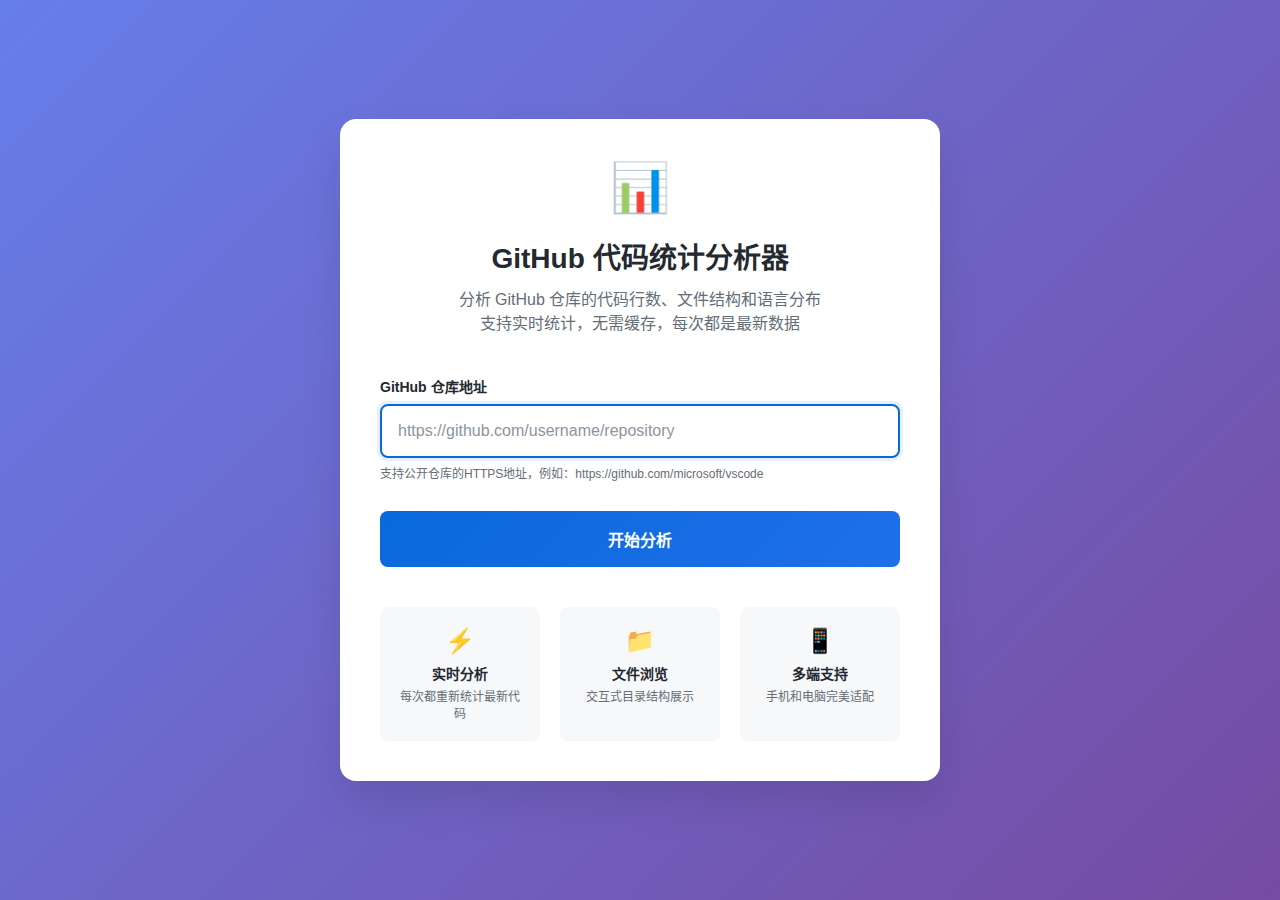
<file: github-stats-server/index.html>
<!DOCTYPE html>
<html lang="zh-CN">
<head>
    <meta charset="UTF-8">
    <meta name="viewport" content="width=device-width, initial-scale=1.0">
    <title>GitHub 代码统计分析器</title>
    <style>
        * {
            margin: 0;
            padding: 0;
            box-sizing: border-box;
        }

        body {
            font-family: -apple-system, BlinkMacSystemFont, 'Segoe UI', 'Helvetica Neue', Arial, sans-serif;
            background: linear-gradient(135deg, #667eea 0%, #764ba2 100%);
            min-height: 100vh;
            display: flex;
            align-items: center;
            justify-content: center;
            padding: 20px;
        }

        .container {
            background: white;
            border-radius: 16px;
            box-shadow: 0 20px 40px rgba(0, 0, 0, 0.1);
            padding: 40px;
            width: 100%;
            max-width: 600px;
            text-align: center;
        }

        .logo {
            font-size: 48px;
            margin-bottom: 20px;
        }

        .title {
            font-size: 28px;
            font-weight: 700;
            color: #24292f;
            margin-bottom: 12px;
        }

        .subtitle {
            font-size: 16px;
            color: #656d76;
            margin-bottom: 40px;
            line-height: 1.5;
        }

        .input-group {
            margin-bottom: 30px;
            text-align: left;
        }

        .input-label {
            display: block;
            font-size: 14px;
            font-weight: 600;
            color: #24292f;
            margin-bottom: 8px;
        }

        .input-field {
            width: 100%;
            padding: 16px;
            border: 2px solid #d1d9e0;
            border-radius: 8px;
            font-size: 16px;
            transition: all 0.3s ease;
            outline: none;
        }

        .input-field:focus {
            border-color: #0969da;
            box-shadow: 0 0 0 3px rgba(9, 105, 218, 0.1);
        }

        .input-field::placeholder {
            color: #8c959f;
        }

        .input-hint {
            font-size: 12px;
            color: #656d76;
            margin-top: 6px;
        }

        .analyze-btn {
            width: 100%;
            padding: 16px;
            background: linear-gradient(135deg, #0969da 0%, #1f6feb 100%);
            color: white;
            border: none;
            border-radius: 8px;
            font-size: 16px;
            font-weight: 600;
            cursor: pointer;
            transition: all 0.3s ease;
            position: relative;
            overflow: hidden;
        }

        .analyze-btn:hover:not(:disabled) {
            transform: translateY(-2px);
            box-shadow: 0 8px 20px rgba(9, 105, 218, 0.3);
        }

        .analyze-btn:disabled {
            opacity: 0.6;
            cursor: not-allowed;
            transform: none;
        }

        .btn-text {
            transition: opacity 0.3s ease;
        }

        .loading-spinner {
            position: absolute;
            top: 50%;
            left: 50%;
            transform: translate(-50%, -50%);
            opacity: 0;
            transition: opacity 0.3s ease;
        }

        .loading .btn-text {
            opacity: 0;
        }

        .loading .loading-spinner {
            opacity: 1;
        }

        .spinner {
            width: 20px;
            height: 20px;
            border: 2px solid rgba(255, 255, 255, 0.3);
            border-top: 2px solid white;
            border-radius: 50%;
            animation: spin 1s linear infinite;
        }

        @keyframes spin {
            0% { transform: rotate(0deg); }
            100% { transform: rotate(360deg); }
        }

        .features {
            margin-top: 40px;
            display: grid;
            grid-template-columns: repeat(auto-fit, minmax(150px, 1fr));
            gap: 20px;
            text-align: center;
        }

        .feature {
            padding: 20px;
            background: #f6f8fa;
            border-radius: 8px;
        }

        .feature-icon {
            font-size: 24px;
            margin-bottom: 8px;
        }

        .feature-title {
            font-size: 14px;
            font-weight: 600;
            color: #24292f;
            margin-bottom: 4px;
        }

        .feature-desc {
            font-size: 12px;
            color: #656d76;
        }

        .error-message {
            background: #fff5f5;
            border: 1px solid #fed7d7;
            color: #c53030;
            padding: 12px;
            border-radius: 8px;
            margin-top: 16px;
            font-size: 14px;
            display: none;
        }

        .success-message {
            background: #f0fff4;
            border: 1px solid #9ae6b4;
            color: #2f855a;
            padding: 12px;
            border-radius: 8px;
            margin-top: 16px;
            font-size: 14px;
            display: none;
        }

        /* 手机端适配 */
        @media (max-width: 768px) {
            .container {
                padding: 30px 20px;
                margin: 10px;
            }

            .title {
                font-size: 24px;
            }

            .logo {
                font-size: 36px;
            }

            .features {
                grid-template-columns: 1fr;
                gap: 15px;
            }

            .feature {
                padding: 15px;
            }
        }

        @media (max-width: 480px) {
            .container {
                padding: 20px 15px;
            }

            .title {
                font-size: 20px;
            }

            .subtitle {
                font-size: 14px;
            }

            .input-field {
                padding: 14px;
                font-size: 16px; /* 防止iOS缩放 */
            }

            .analyze-btn {
                padding: 14px;
                font-size: 16px;
            }
        }
    </style>
</head>
<body>
    <div class="container">
        <div class="logo">📊</div>
        <h1 class="title">GitHub 代码统计分析器</h1>
        <p class="subtitle">
            分析 GitHub 仓库的代码行数、文件结构和语言分布<br>
            支持实时统计，无需缓存，每次都是最新数据
        </p>

        <form id="analyzeForm">
            <div class="input-group">
                <label class="input-label" for="repoUrl">GitHub 仓库地址</label>
                <input 
                    type="url" 
                    id="repoUrl" 
                    class="input-field" 
                    placeholder="https://github.com/username/repository"
                    required
                >
                <div class="input-hint">
                    支持公开仓库的HTTPS地址，例如：https://github.com/microsoft/vscode
                </div>
            </div>

            <button type="submit" class="analyze-btn" id="analyzeBtn">
                <span class="btn-text">开始分析</span>
                <div class="loading-spinner">
                    <div class="spinner"></div>
                </div>
            </button>
        </form>

        <div id="errorMessage" class="error-message"></div>
        <div id="successMessage" class="success-message"></div>

        <div class="features">
            <div class="feature">
                <div class="feature-icon">⚡</div>
                <div class="feature-title">实时分析</div>
                <div class="feature-desc">每次都重新统计最新代码</div>
            </div>
            <div class="feature">
                <div class="feature-icon">📁</div>
                <div class="feature-title">文件浏览</div>
                <div class="feature-desc">交互式目录结构展示</div>
            </div>
            <div class="feature">
                <div class="feature-icon">📱</div>
                <div class="feature-title">多端支持</div>
                <div class="feature-desc">手机和电脑完美适配</div>
            </div>
        </div>
    </div>

    <script>
        document.addEventListener('DOMContentLoaded', function() {
            const form = document.getElementById('analyzeForm');
            const repoUrlInput = document.getElementById('repoUrl');
            const analyzeBtn = document.getElementById('analyzeBtn');
            const errorMessage = document.getElementById('errorMessage');
            const successMessage = document.getElementById('successMessage');

            // 清除消息
            function clearMessages() {
                errorMessage.style.display = 'none';
                successMessage.style.display = 'none';
            }

            // 显示错误消息
            function showError(message) {
                clearMessages();
                errorMessage.textContent = message;
                errorMessage.style.display = 'block';
                errorMessage.scrollIntoView({ behavior: 'smooth', block: 'center' });
            }

            // 显示成功消息
            function showSuccess(message) {
                clearMessages();
                successMessage.textContent = message;
                successMessage.style.display = 'block';
            }

            // 设置加载状态
            function setLoading(loading) {
                if (loading) {
                    analyzeBtn.disabled = true;
                    analyzeBtn.classList.add('loading');
                    analyzeBtn.querySelector('.btn-text').textContent = '正在分析...';
                } else {
                    analyzeBtn.disabled = false;
                    analyzeBtn.classList.remove('loading');
                    analyzeBtn.querySelector('.btn-text').textContent = '开始分析';
                }
            }

            // 解析GitHub URL
            function parseGitHubUrl(url) {
                try {
                    const urlObj = new URL(url);
                    if (urlObj.hostname !== 'github.com') {
                        throw new Error('请输入有效的GitHub仓库地址');
                    }

                    const pathParts = urlObj.pathname.split('/').filter(part => part);
                    if (pathParts.length < 2) {
                        throw new Error('URL格式不正确，应为：https://github.com/用户名/仓库名');
                    }

                    const owner = pathParts[0];
                    const repo = pathParts[1];

                    // 移除可能的.git后缀
                    const cleanRepo = repo.replace(/\.git$/, '');

                    return {
                        owner,
                        repo: cleanRepo,
                        repoUrl: `https://github.com/${owner}/${cleanRepo}.git`
                    };
                } catch (error) {
                    throw new Error('请输入有效的GitHub仓库地址');
                }
            }

            // 提交表单处理
            form.addEventListener('submit', async function(e) {
                e.preventDefault();
                
                const url = repoUrlInput.value.trim();
                if (!url) {
                    showError('请输入GitHub仓库地址');
                    repoUrlInput.focus();
                    return;
                }

                try {
                    clearMessages();
                    setLoading(true);

                    // 解析URL
                    const { owner, repo, repoUrl } = parseGitHubUrl(url);

                    // 发送分析请求
                    const response = await fetch('/api/stats', {
                        method: 'POST',
                        headers: {
                            'Content-Type': 'application/json',
                        },
                        body: JSON.stringify({
                            repoUrl,
                            owner,
                            repo
                        })
                    });

                    if (!response.ok) {
                        const errorData = await response.json();
                        throw new Error(errorData.error || `请求失败 (${response.status})`);
                    }

                    const result = await response.json();
                    
                    // 显示成功消息
                    showSuccess(`分析完成！总共 ${result.totalLines.toLocaleString()} 行代码，${result.totalFiles} 个文件`);
                    
                    // 延迟跳转到详情页面
                    setTimeout(() => {
                        window.location.href = `/stats?owner=${encodeURIComponent(owner)}&repo=${encodeURIComponent(repo)}&repo_url=${encodeURIComponent(repoUrl)}`;
                    }, 1500);

                } catch (error) {
                    console.error('分析失败:', error);
                    showError(error.message || '分析失败，请稍后重试');
                } finally {
                    setLoading(false);
                }
            });

            // 输入框变化时清除错误消息
            repoUrlInput.addEventListener('input', clearMessages);

            // 自动聚焦到输入框（仅在桌面端）
            if (window.innerWidth > 768) {
                repoUrlInput.focus();
            }
        });
    </script>
</body>
</html>
</file>
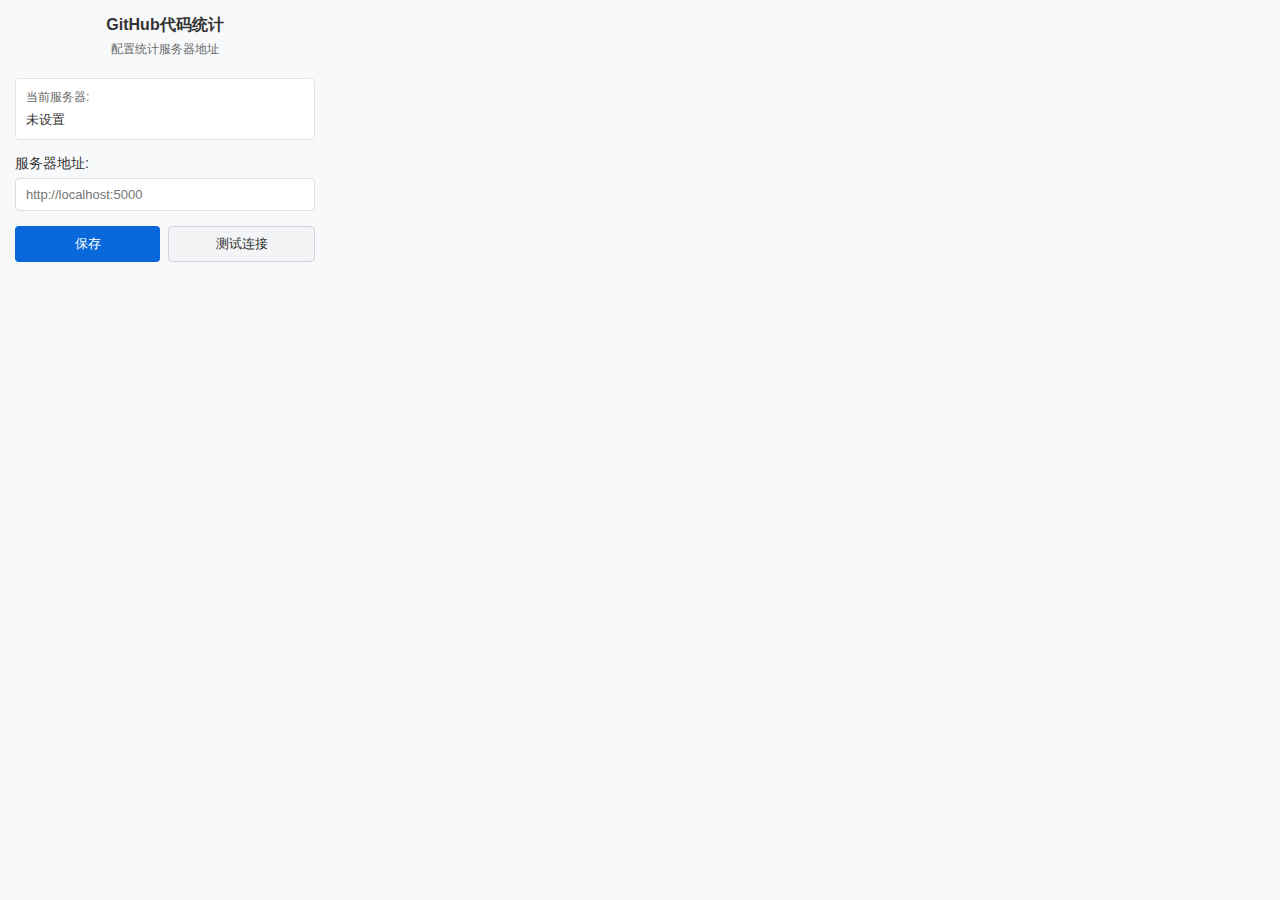
<file: github-stats-extension/popup.html>
<!DOCTYPE html>
<html>
<head>
  <meta charset="utf-8">
  <style>
    body {
      width: 300px;
      padding: 15px;
      font-family: 'Segoe UI', Tahoma, Geneva, Verdana, sans-serif;
      margin: 0;
      background: #f8f9fa;
    }
    .header {
      text-align: center;
      margin-bottom: 20px;
    }
    .title {
      font-size: 16px;
      font-weight: bold;
      color: #333;
      margin-bottom: 5px;
    }
    .subtitle {
      font-size: 12px;
      color: #666;
    }
    .form-group {
      margin-bottom: 15px;
    }
    label {
      display: block;
      margin-bottom: 5px;
      font-weight: 500;
      color: #333;
      font-size: 14px;
    }
    input[type="url"] {
      width: 100%;
      padding: 8px 10px;
      border: 1px solid #ddd;
      border-radius: 4px;
      font-size: 13px;
      box-sizing: border-box;
    }
    input[type="url"]:focus {
      outline: none;
      border-color: #0969da;
      box-shadow: 0 0 0 2px rgba(9, 105, 218, 0.1);
    }
    .button-group {
      display: flex;
      gap: 8px;
    }
    button {
      flex: 1;
      padding: 8px 12px;
      border: none;
      border-radius: 4px;
      font-size: 13px;
      cursor: pointer;
      font-weight: 500;
    }
    .btn-primary {
      background: #0969da;
      color: white;
    }
    .btn-primary:hover {
      background: #0860ca;
    }
    .btn-secondary {
      background: #f3f4f6;
      color: #333;
      border: 1px solid #d1d5db;
    }
    .btn-secondary:hover {
      background: #e5e7eb;
    }
    .status {
      margin-top: 10px;
      padding: 8px;
      border-radius: 4px;
      font-size: 12px;
      text-align: center;
    }
    .status.success {
      background: #d1f2d8;
      color: #0c5e2c;
    }
    .status.error {
      background: #f8d7da;
      color: #721c24;
    }
    .current-server {
      background: #fff;
      border: 1px solid #e1e4e8;
      border-radius: 4px;
      padding: 10px;
      margin-bottom: 15px;
    }
    .current-server .label {
      font-size: 12px;
      color: #666;
      margin-bottom: 5px;
    }
    .current-server .value {
      font-size: 13px;
      color: #333;
      word-break: break-all;
    }
  </style>
</head>
<body>
  <div class="header">
    <div class="title">GitHub代码统计</div>
    <div class="subtitle">配置统计服务器地址</div>
  </div>

  <div class="current-server">
    <div class="label">当前服务器:</div>
    <div class="value" id="currentServer">未设置</div>
  </div>

  <div class="form-group">
    <label for="serverUrl">服务器地址:</label>
    <input type="url" id="serverUrl" placeholder="http://localhost:5000" />
  </div>

  <div class="button-group">
    <button id="saveBtn" class="btn-primary">保存</button>
    <button id="testBtn" class="btn-secondary">测试连接</button>
  </div>

  <div id="status" class="status" style="display: none;"></div>

  <script src="popup.js"></script>
</body>
</html>
</file>
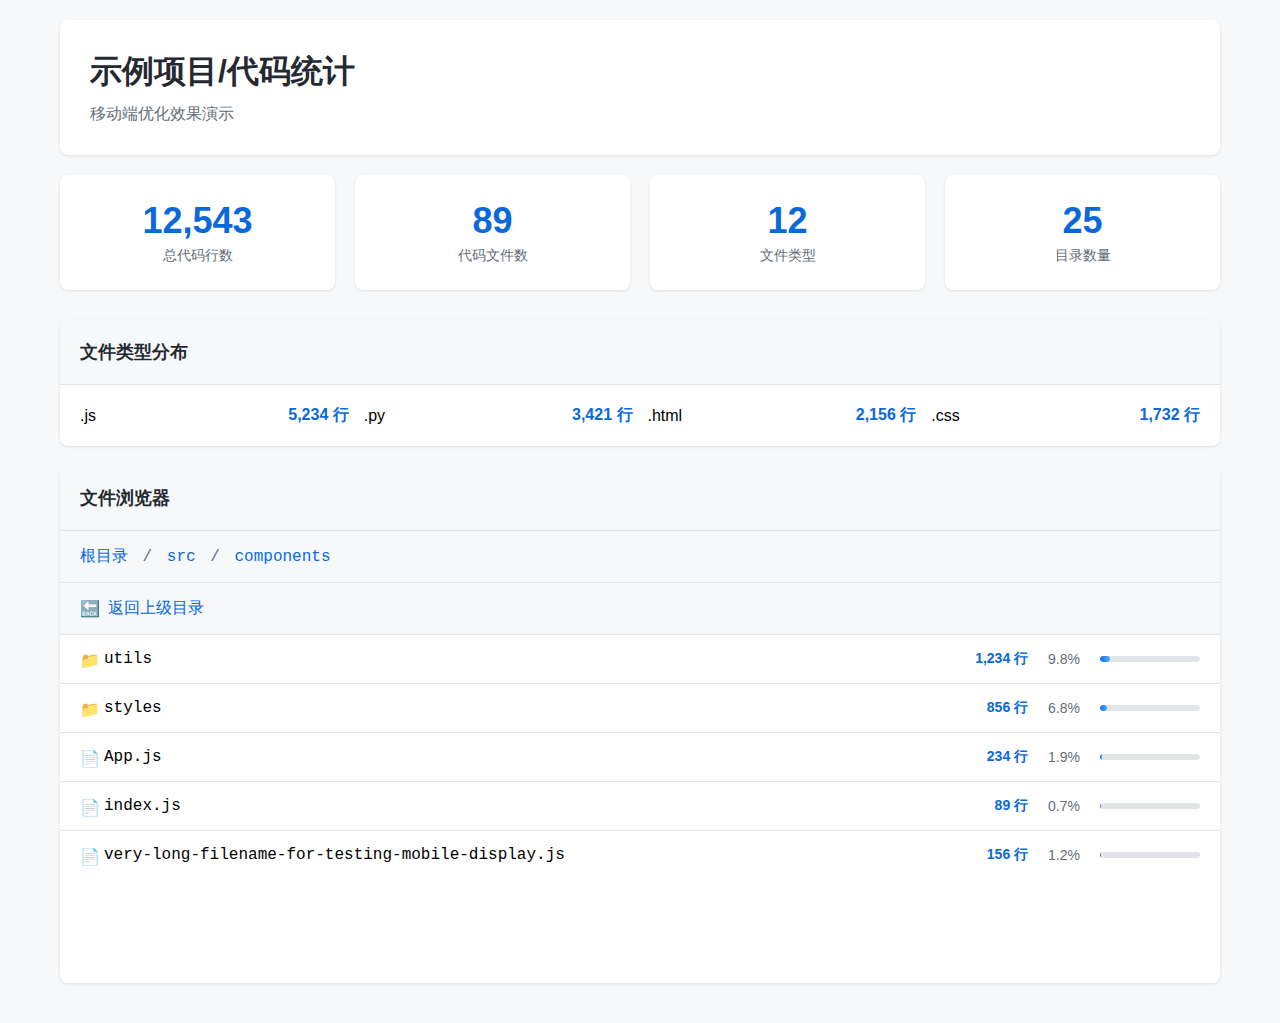
<file: github-stats-server/mobile_test.html>
<!DOCTYPE html>
<html>
<head>
    <meta charset="utf-8">
    <meta name="viewport" content="width=device-width, initial-scale=1.0">
    <title>移动端优化测试 - 代码统计</title>
    <style>
        * { box-sizing: border-box; }
        body { font-family: -apple-system, BlinkMacSystemFont, 'Segoe UI', Helvetica, Arial, sans-serif; margin: 0; background: #f6f8fa; }
        .container { max-width: 1200px; margin: 0 auto; padding: 20px; }
        .header { background: white; padding: 30px; border-radius: 8px; margin-bottom: 20px; box-shadow: 0 1px 3px rgba(0,0,0,0.1); }
        .header h1 { margin: 0 0 10px 0; color: #24292f; }
        .header .subtitle { color: #656d76; margin: 0; }
        .stats-grid { display: grid; grid-template-columns: repeat(auto-fit, minmax(250px, 1fr)); gap: 20px; margin-bottom: 30px; }
        .stat-card { background: white; padding: 25px; border-radius: 8px; box-shadow: 0 1px 3px rgba(0,0,0,0.1); text-align: center; }
        .stat-card .number { font-size: 36px; font-weight: bold; color: #0969da; margin-bottom: 5px; }
        .stat-card .label { color: #656d76; font-size: 14px; }
        .section { background: white; border-radius: 8px; box-shadow: 0 1px 3px rgba(0,0,0,0.1); margin-bottom: 20px; overflow: hidden; }
        .section-header { padding: 20px; border-bottom: 1px solid #e1e4e8; background: #f6f8fa; }
        .section-header h2 { margin: 0; color: #24292f; font-size: 18px; }
        .section-content { padding: 0; }
        .folder-item, .file-item { padding: 15px 20px; border-bottom: 1px solid #e1e4e8; display: flex; justify-content: space-between; align-items: center; cursor: pointer; transition: background 0.2s; }
        .folder-item:hover, .file-item:hover { background: #f6f8fa; }
        .folder-item:last-child, .file-item:last-child { border-bottom: none; }
        .item-name { flex-grow: 1; display: flex; align-items: center; gap: 8px; font-family: 'SFMono-Regular', Consolas, 'Liberation Mono', Menlo, monospace; }
        .item-stats { display: flex; gap: 20px; align-items: center; font-size: 14px; }
        .lines-count { font-weight: 600; color: #0969da; }
        .percentage { color: #656d76; }
        .folder-icon, .file-icon { width: 16px; height: 16px; }
        .folder-icon::before { content: "📁"; }
        .file-icon::before { content: "📄"; }
        .breadcrumb { padding: 15px 20px; background: #f6f8fa; border-bottom: 1px solid #e1e4e8; font-family: 'SFMono-Regular', Consolas, 'Liberation Mono', Menlo, monospace; overflow-x: auto; white-space: nowrap; }
        .breadcrumb a { color: #0969da; text-decoration: none; cursor: pointer; }
        .breadcrumb a:hover { text-decoration: underline; }
        .breadcrumb span { color: #656d76; margin: 0 5px; }
        .file-list { min-height: 400px; }
        .back-button { padding: 15px 20px; border-bottom: 1px solid #e1e4e8; background: #f6f8fa; cursor: pointer; transition: background 0.2s; }
        .back-button:hover { background: #e1e4e8; }
        .back-button .item-name { color: #0969da; font-weight: 500; }
        .progress-bar { width: 100px; height: 6px; background: #e1e4e8; border-radius: 3px; overflow: hidden; }
        .progress-fill { height: 100%; background: linear-gradient(90deg, #0969da, #54aeff); border-radius: 3px; transition: width 0.3s; }
        .language-stats { display: grid; grid-template-columns: repeat(auto-fit, minmax(200px, 1fr)); gap: 15px; padding: 20px; }
        .language-item { display: flex; justify-content: space-between; align-items: center; }
        
        /* 移动端优化 */
        @media (max-width: 768px) {
            .container { padding: 15px; }
            .header { padding: 20px; }
            .header h1 { font-size: 24px; }
            .stats-grid { grid-template-columns: repeat(auto-fit, minmax(200px, 1fr)); gap: 15px; margin-bottom: 20px; }
            .stat-card { padding: 20px; }
            .stat-card .number { font-size: 28px; }
            .section-header { padding: 15px; }
            .section-header h2 { font-size: 16px; }
            .folder-item, .file-item { padding: 12px 15px; }
            .item-stats { gap: 15px; font-size: 13px; }
            .breadcrumb { padding: 12px 15px; font-size: 14px; }
            .back-button { padding: 12px 15px; }
            .language-stats { grid-template-columns: 1fr; gap: 10px; padding: 15px; }
            .progress-bar { width: 80px; }
        }
        
        @media (max-width: 480px) {
            .container { padding: 10px; }
            .header { padding: 15px; margin-bottom: 15px; }
            .header h1 { font-size: 20px; }
            .header .subtitle { font-size: 14px; }
            .stats-grid { grid-template-columns: repeat(2, 1fr); gap: 10px; margin-bottom: 15px; }
            .stat-card { padding: 15px; }
            .stat-card .number { font-size: 24px; }
            .stat-card .label { font-size: 13px; }
            .section { margin-bottom: 15px; }
            .section-header { padding: 12px; }
            .section-header h2 { font-size: 15px; }
            .folder-item, .file-item { padding: 10px 12px; flex-wrap: wrap; }
            .item-name { font-size: 14px; min-width: 0; }
            .item-name span { overflow: hidden; text-overflow: ellipsis; }
            .item-stats { gap: 10px; font-size: 12px; margin-top: 5px; width: 100%; justify-content: space-between; }
            .breadcrumb { padding: 10px 12px; font-size: 13px; }
            .back-button { padding: 10px 12px; }
            .language-stats { padding: 12px; }
            .language-item { font-size: 14px; }
            .progress-bar { width: 60px; height: 4px; }
            .file-list { min-height: 300px; }
            
            /* 触摸优化 */
            .folder-item, .file-item, .back-button { 
                min-height: 44px; 
                -webkit-tap-highlight-color: rgba(0,0,0,0.1);
            }
            .breadcrumb a {
                padding: 2px 4px;
                margin: -2px -4px;
                border-radius: 3px;
            }
        }
        
        @media (max-width: 320px) {
            .stats-grid { grid-template-columns: 1fr; }
            .stat-card .number { font-size: 20px; }
            .stat-card .label { font-size: 12px; }
            .item-name { font-size: 13px; }
            .item-stats { font-size: 11px; }
            .breadcrumb { font-size: 12px; }
        }
    </style>
</head>
<body>
    <div class="container">
        <div class="header">
            <h1>示例项目/代码统计</h1>
            <p class="subtitle">移动端优化效果演示</p>
        </div>
        
        <div class="stats-grid">
            <div class="stat-card">
                <div class="number">12,543</div>
                <div class="label">总代码行数</div>
            </div>
            <div class="stat-card">
                <div class="number">89</div>
                <div class="label">代码文件数</div>
            </div>
            <div class="stat-card">
                <div class="number">12</div>
                <div class="label">文件类型</div>
            </div>
            <div class="stat-card">
                <div class="number">25</div>
                <div class="label">目录数量</div>
            </div>
        </div>

        <div class="section">
            <div class="section-header">
                <h2>文件类型分布</h2>
            </div>
            <div class="language-stats">
                <div class="language-item">
                    <span>.js</span>
                    <span class="lines-count">5,234 行</span>
                </div>
                <div class="language-item">
                    <span>.py</span>
                    <span class="lines-count">3,421 行</span>
                </div>
                <div class="language-item">
                    <span>.html</span>
                    <span class="lines-count">2,156 行</span>
                </div>
                <div class="language-item">
                    <span>.css</span>
                    <span class="lines-count">1,732 行</span>
                </div>
            </div>
        </div>

        <div class="section">
            <div class="section-header">
                <h2>文件浏览器</h2>
            </div>
            <div class="section-content">
                <div class="breadcrumb">
                    <a>根目录</a> <span>/</span> <a>src</a> <span>/</span> <a>components</a>
                </div>
                <div class="file-list">
                    <div class="back-button">
                        <div class="item-name"><span>🔙</span><span>返回上级目录</span></div>
                    </div>
                    
                    <div class="folder-item">
                        <div class="item-name">
                            <span class="folder-icon"></span>
                            <span>utils</span>
                        </div>
                        <div class="item-stats">
                            <span class="lines-count">1,234 行</span>
                            <span class="percentage">9.8%</span>
                            <div class="progress-bar">
                                <div class="progress-fill" style="width: 9.8%"></div>
                            </div>
                        </div>
                    </div>
                    
                    <div class="folder-item">
                        <div class="item-name">
                            <span class="folder-icon"></span>
                            <span>styles</span>
                        </div>
                        <div class="item-stats">
                            <span class="lines-count">856 行</span>
                            <span class="percentage">6.8%</span>
                            <div class="progress-bar">
                                <div class="progress-fill" style="width: 6.8%"></div>
                            </div>
                        </div>
                    </div>
                    
                    <div class="file-item">
                        <div class="item-name">
                            <span class="file-icon"></span>
                            <span>App.js</span>
                        </div>
                        <div class="item-stats">
                            <span class="lines-count">234 行</span>
                            <span class="percentage">1.9%</span>
                            <div class="progress-bar">
                                <div class="progress-fill" style="width: 1.9%"></div>
                            </div>
                        </div>
                    </div>
                    
                    <div class="file-item">
                        <div class="item-name">
                            <span class="file-icon"></span>
                            <span>index.js</span>
                        </div>
                        <div class="item-stats">
                            <span class="lines-count">89 行</span>
                            <span class="percentage">0.7%</span>
                            <div class="progress-bar">
                                <div class="progress-fill" style="width: 0.7%"></div>
                            </div>
                        </div>
                    </div>
                    
                    <div class="file-item">
                        <div class="item-name">
                            <span class="file-icon"></span>
                            <span>very-long-filename-for-testing-mobile-display.js</span>
                        </div>
                        <div class="item-stats">
                            <span class="lines-count">156 行</span>
                            <span class="percentage">1.2%</span>
                            <div class="progress-bar">
                                <div class="progress-fill" style="width: 1.2%"></div>
                            </div>
                        </div>
                    </div>
                </div>
            </div>
        </div>
    </div>
</body>
</html>
</file>
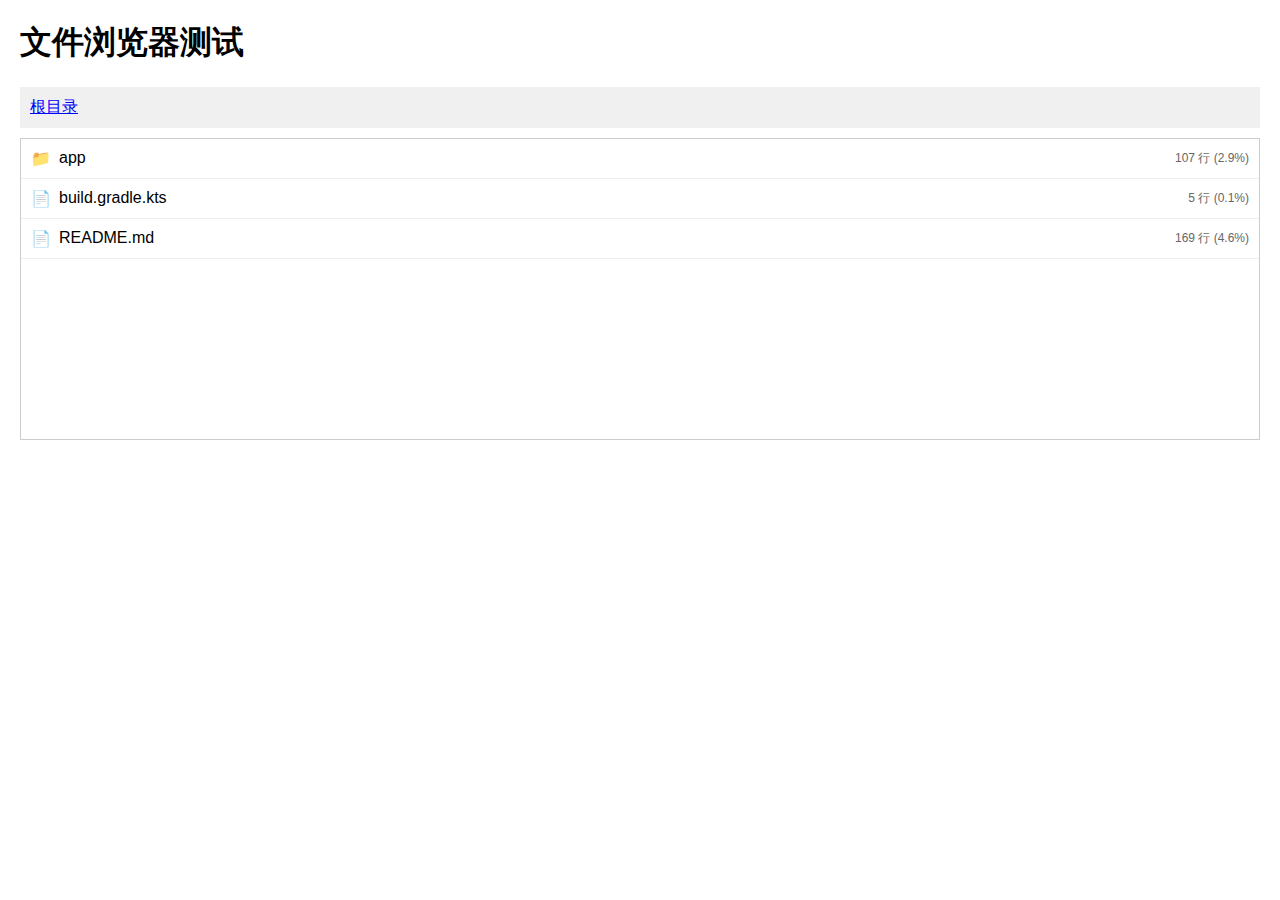
<file: github-stats-server/test.html>
<!DOCTYPE html>
<html>
<head>
    <meta charset="utf-8">
    <title>Test File Browser</title>
    <style>
        body { font-family: Arial, sans-serif; margin: 20px; }
        .breadcrumb { padding: 10px; background: #f0f0f0; margin-bottom: 10px; }
        .breadcrumb a { color: blue; cursor: pointer; text-decoration: underline; }
        .file-list { border: 1px solid #ccc; min-height: 300px; }
        .folder-item, .file-item, .back-button { 
            padding: 10px; border-bottom: 1px solid #eee; cursor: pointer; 
            display: flex; justify-content: space-between; align-items: center;
        }
        .folder-item:hover, .file-item:hover, .back-button:hover { background: #f0f0f0; }
        .item-name { display: flex; align-items: center; gap: 8px; }
        .item-stats { font-size: 12px; color: #666; }
    </style>
</head>
<body>
    <h1>文件浏览器测试</h1>
    
    <div class="breadcrumb" id="breadcrumb">
        <a onclick="navigateToFolder('')">根目录</a>
    </div>
    
    <div class="file-list" id="fileList">
        <!-- 文件列表 -->
    </div>
    
    <script>
        // 测试数据
        const testStats = {
            "file_stats": {
                "README.md": {"lines": 169, "percentage": 4.64},
                "build.gradle.kts": {"lines": 5, "percentage": 0.14},
                "app/MainActivity.kt": {"lines": 554, "percentage": 15.22},
                "app/PlayerActivity.kt": {"lines": 552, "percentage": 15.17},
                "app/src/main/AndroidManifest.xml": {"lines": 73, "percentage": 2.01}
            },
            "folder_stats": {
                ".": {"lines": 567, "files": 7, "percentage": 15.58},
                "app": {"lines": 107, "files": 2, "percentage": 2.94},
                "app/src": {"lines": 200, "files": 3, "percentage": 5.50},
                "app/src/main": {"lines": 73, "files": 1, "percentage": 2.01}
            }
        };
        
        // 全局变量
        let currentFolder = '';
        let fileData = {};
        let folderData = {};
        
        // 组织文件和文件夹数据
        function initializeData() {
            console.log('初始化数据', testStats);
            
            // 处理文件数据
            for (const [filePath, fileInfo] of Object.entries(testStats.file_stats || {})) {
                const pathParts = filePath.split('/');
                const fileName = pathParts[pathParts.length - 1];
                const dirPath = pathParts.length > 1 ? pathParts.slice(0, -1).join('/') : '';
                
                if (!fileData[dirPath]) {
                    fileData[dirPath] = [];
                }
                
                fileData[dirPath].push({
                    name: fileName,
                    path: filePath,
                    lines: fileInfo.lines,
                    percentage: fileInfo.percentage,
                    type: 'file'
                });
            }
            
            // 处理文件夹数据 - 创建层级结构
            const allFolders = new Set();
            
            // 先收集所有可能的文件夹路径
            for (const [filePath, fileInfo] of Object.entries(testStats.file_stats || {})) {
                const pathParts = filePath.split('/');
                if (pathParts.length > 1) {
                    // 为文件路径创建所有父级目录
                    for (let i = 1; i < pathParts.length; i++) {
                        const folderPath = pathParts.slice(0, i).join('/');
                        allFolders.add(folderPath);
                    }
                }
            }
            
            // 处理已有的文件夹统计数据
            for (const [folderPath, folderInfo] of Object.entries(testStats.folder_stats || {})) {
                if (folderPath === '.') {
                    continue;
                }
                allFolders.add(folderPath);
            }
            
            // 为每个文件夹创建条目
            for (const folderPath of allFolders) {
                const pathParts = folderPath.split('/');
                const folderName = pathParts[pathParts.length - 1];
                const parentPath = pathParts.length > 1 ? pathParts.slice(0, -1).join('/') : '';
                
                if (!folderData[parentPath]) {
                    folderData[parentPath] = [];
                }
                
                // 使用统计数据或默认值
                const folderInfo = testStats.folder_stats[folderPath] || { lines: 0, files: 0, percentage: 0 };
                
                folderData[parentPath].push({
                    name: folderName,
                    path: folderPath,
                    lines: folderInfo.lines || 0,
                    percentage: folderInfo.percentage || 0,
                    files: folderInfo.files || 0,
                    type: 'folder'
                });
            }
            
            // 对所有数据按名称排序
            for (const path in folderData) {
                folderData[path].sort((a, b) => a.name.localeCompare(b.name));
            }
            for (const path in fileData) {
                fileData[path].sort((a, b) => a.name.localeCompare(b.name));
            }
            
            console.log('文件数据:', fileData);
            console.log('文件夹数据:', folderData);
        }
        
        // 导航到指定文件夹
        function navigateToFolder(folderPath) {
            currentFolder = folderPath;
            updateBreadcrumb();
            renderFileList();
        }
        
        // 更新面包屑导航
        function updateBreadcrumb() {
            const breadcrumb = document.getElementById('breadcrumb');
            let html = '<a onclick="navigateToFolder(\'\')">根目录</a>';
            
            if (currentFolder) {
                const pathParts = currentFolder.split('/');
                let currentPath = '';
                
                for (let i = 0; i < pathParts.length; i++) {
                    currentPath += (i > 0 ? '/' : '') + pathParts[i];
                    html += ' / ';
                    html += `<a onclick="navigateToFolder('${currentPath}')">${pathParts[i]}</a>`;
                }
            }
            
            breadcrumb.innerHTML = html;
        }
        
        // 渲染文件列表
        function renderFileList() {
            const fileList = document.getElementById('fileList');
            let html = '';
            
            // 添加返回上级目录按钮（如果不在根目录）
            if (currentFolder) {
                const parentFolder = currentFolder.includes('/') 
                    ? currentFolder.substring(0, currentFolder.lastIndexOf('/'))
                    : '';
                    
                html += `
                    <div class="back-button" onclick="navigateToFolder('${parentFolder}')">
                        <div class="item-name">
                            <span>🔙</span>
                            <span>返回上级目录</span>
                        </div>
                    </div>
                `;
            }
            
            // 显示当前目录下的文件夹
            const currentFolders = folderData[currentFolder] || [];
            for (const folder of currentFolders) {
                html += `
                    <div class="folder-item" onclick="navigateToFolder('${folder.path}')">
                        <div class="item-name">
                            <span>📁</span>
                            <span>${folder.name}</span>
                        </div>
                        <div class="item-stats">
                            ${folder.lines} 行 (${folder.percentage.toFixed(1)}%)
                        </div>
                    </div>
                `;
            }
            
            // 显示当前目录下的文件
            const currentFiles = fileData[currentFolder] || [];
            for (const file of currentFiles) {
                html += `
                    <div class="file-item">
                        <div class="item-name">
                            <span>📄</span>
                            <span>${file.name}</span>
                        </div>
                        <div class="item-stats">
                            ${file.lines} 行 (${file.percentage.toFixed(1)}%)
                        </div>
                    </div>
                `;
            }
            
            // 如果目录为空
            if (currentFolders.length === 0 && currentFiles.length === 0) {
                html += `
                    <div class="file-item">
                        <div class="item-name" style="color: #666; font-style: italic;">
                            <span>📭</span>
                            <span>此目录为空</span>
                        </div>
                    </div>
                `;
            }
            
            fileList.innerHTML = html;
        }
        
        // 初始化
        function init() {
            console.log('开始初始化...');
            initializeData();
            navigateToFolder('');
            console.log('初始化完成');
        }
        
        // 页面加载完成后初始化
        if (document.readyState === 'loading') {
            document.addEventListener('DOMContentLoaded', init);
        } else {
            init();
        }
    </script>
</body>
</html>
</file>
